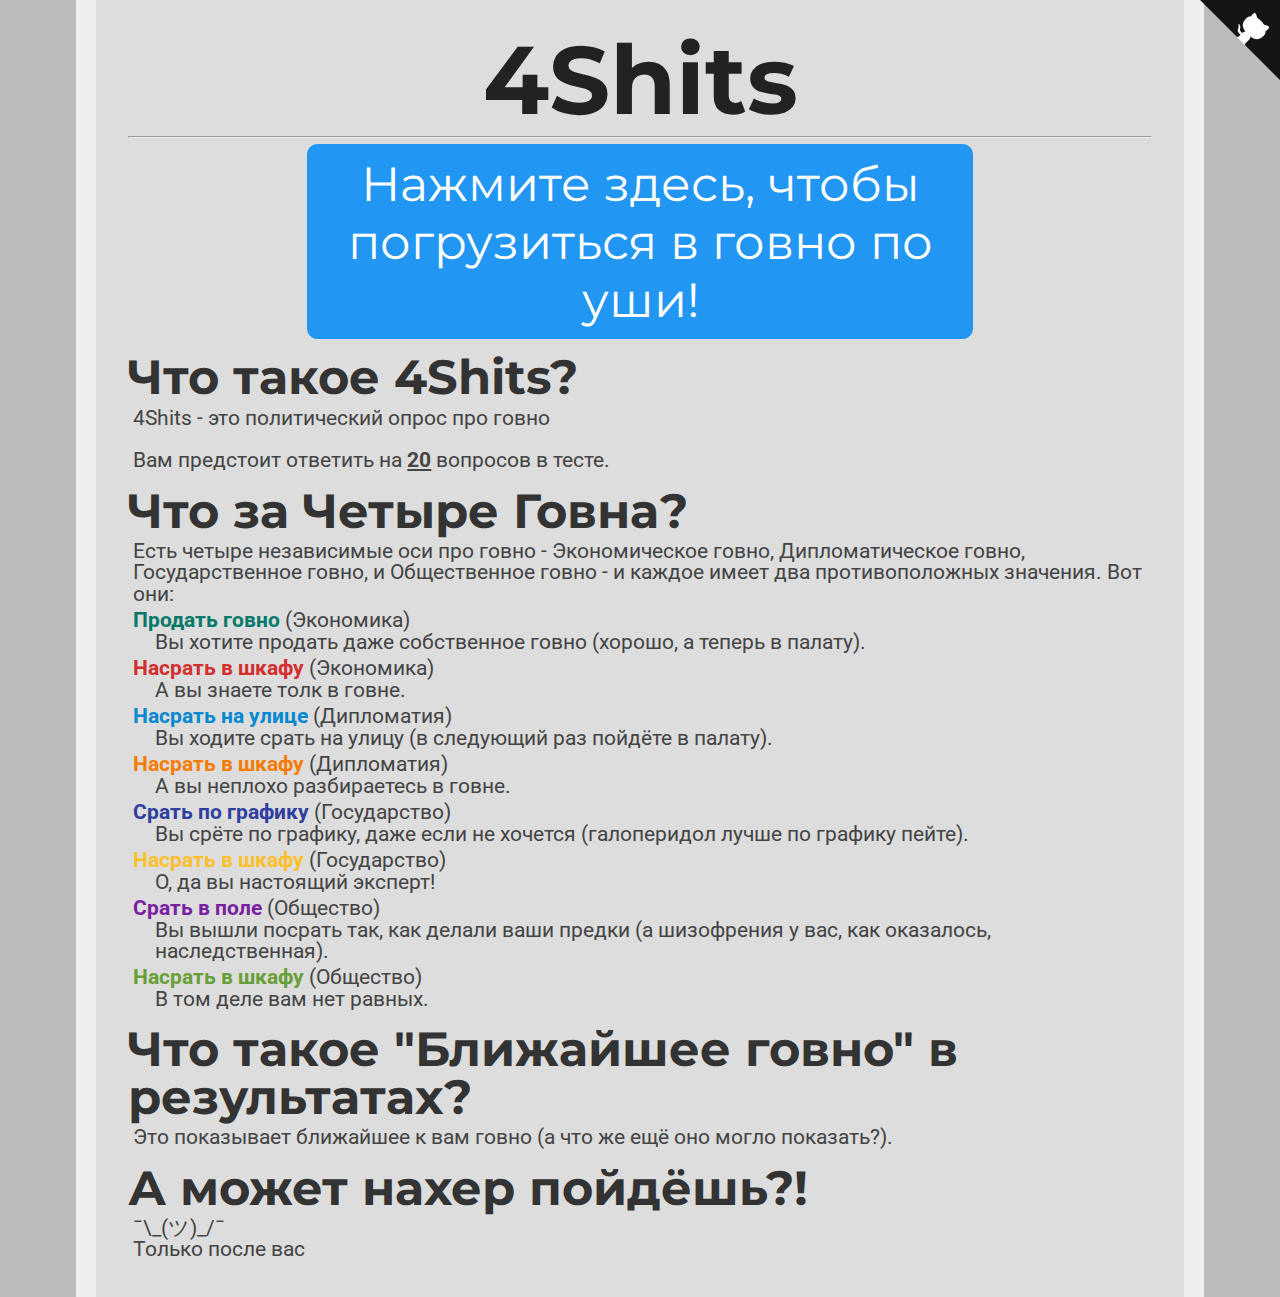
<file: index.html>
<head>
    <!-- Global site tag (gtag.js) - Google Analytics -->
    <script async src="https://www.googletagmanager.com/gtag/js?id=G-C7XG14TFGZ"></script>
    <script>
        window.dataLayer = window.dataLayer || [];
        function gtag(){dataLayer.push(arguments);}
        gtag('js', new Date());

        gtag('config', 'G-C7XG14TFGZ');
    </script>
    <link href="https://fonts.googleapis.com/css?family=Montserrat:300,400,700|Roboto:400,700" rel="stylesheet">
    <link href='style.css' rel='stylesheet' type='text/css'>
    <title>4Shits</title>
    <link rel="icon" type="x-icon" href="icon.png">
    <link rel="shortcut icon" type="x-icon" href="icon.png">
    <meta charset="utf-8">
</head>
<body>
<a href="https://github.com/4shits/4shits.github.io" class="github-corner" aria-label="View source on Github">
    <svg width="80" height="80" viewBox="0 0 250 250"
         style="fill:#151513; color:#fff; position: absolute; top: 0; border: 0; right: 0;" aria-hidden="true">
        <path d="M0,0 L115,115 L130,115 L142,142 L250,250 L250,0 Z"></path>
        <path d="M128.3,109.0 C113.8,99.7 119.0,89.6 119.0,89.6 C122.0,82.7 120.5,78.6 120.5,78.6 C119.2,72.0 123.4,76.3 123.4,76.3 C127.3,80.9 125.5,87.3 125.5,87.3 C122.9,97.6 130.6,101.9 134.4,103.2"
              fill="currentColor" style="transform-origin: 130px 106px;" class="octo-arm"></path>
        <path d="M115.0,115.0 C114.9,115.1 118.7,116.5 119.8,115.4 L133.7,101.6 C136.9,99.2 139.9,98.4 142.2,98.6 C133.8,88.0 127.5,74.4 143.8,58.0 C148.5,53.4 154.0,51.2 159.7,51.0 C160.3,49.4 163.2,43.6 171.4,40.1 C171.4,40.1 176.1,42.5 178.8,56.2 C183.1,58.6 187.2,61.8 190.9,65.4 C194.5,69.0 197.7,73.2 200.1,77.6 C213.8,80.2 216.3,84.9 216.3,84.9 C212.7,93.1 206.9,96.0 205.4,96.6 C205.1,102.4 203.0,107.8 198.3,112.5 C181.9,128.9 168.3,122.5 157.7,114.1 C157.9,116.9 156.7,120.9 152.7,124.9 L141.0,136.5 C139.8,137.7 141.6,141.9 141.8,141.8 Z"
              fill="currentColor" class="octo-body"></path>
    </svg>
</a>
<style>
    .github-corner:hover .octo-arm {
        animation: octocat-wave 560ms ease-in-out
    }

    @keyframes octocat-wave {
        0%, 100% {
            transform: rotate(0)
        }
        20%, 60% {
            transform: rotate(-25deg)
        }
        40%, 80% {
            transform: rotate(10deg)
        }
    }

    @media (max-width: 500px) {
        .github-corner:hover .octo-arm {
            animation: none
        }

        .github-corner .octo-arm {
            animation: octocat-wave 560ms ease-in-out
        }
    }
</style>
<h1>4Shits</h1>
<hr>
<button class="button" onclick="location.href='instructions.html';" style="font-size:36pt;">
    Нажмите здесь, чтобы погрузиться в говно по уши!
</button>
<!--<img src="values.svg" class="center"  alt="Values"/>-->

<h2>Что такое 4Shits?</h2>
<p>
    4Shits - это политический опрос про говно
    <br/>
    <br/>
    Вам предстоит ответить на <b><u><span id="numOfQuestions"></span></u></b> вопросов в тесте.</p>

<h2>Что за Четыре Говна?</h2>
<p>Есть четыре независимые оси про говно - Экономическое говно, Дипломатическое говно,
    Государственное говно, и Общественное говно - и каждое имеет два противоположных значения. Вот они:</p>
<p class="value-description"><b style="color:#00796b;">Продать говно</b> (Экономика)<br/>
    Вы хотите продать даже собственное говно (хорошо, а теперь в палату).</p>
<p class="value-description"><b style="color:#d32f2f;">Насрать в шкафу</b> (Экономика)<br/>
    А вы знаете толк в говне.</p>
<p class="value-description"><b style="color:#0288d1;">Насрать на улице</b> (Дипломатия)<br/>
    Вы ходите срать на улицу (в следующий раз пойдёте в палату).</p>
<p class="value-description"><b style="color:#f57c00;">Насрать в шкафу</b> (Дипломатия)<br/>
    А вы неплохо разбираетесь в говне.</p>
<p class="value-description"><b style="color:#303f9f;">Срать по графику</b> (Государство)<br/>
    Вы срёте по графику, даже если не хочется (галоперидол лучше по графику пейте).</p>
<p class="value-description"><b style="color:#fbc02d;">Насрать в шкафу</b> (Государство)<br/>
    О, да вы настоящий эксперт!</p>
<p class="value-description"><b style="color:#7b1fa2;">Срать в поле</b> (Общество)<br/>
    Вы вышли посрать так, как делали ваши предки (а шизофрения у вас, как оказалось, наследственная).</p>
<p class="value-description"><b style="color:#689f38;">Насрать в шкафу</b> (Общество)<br/>
    В том деле вам нет равных.</p>
<h2>Что такое "Ближайшее говно" в результатах?</h2>
<p>Это показывает ближайшее к вам говно (а что же ещё оно могло показать?).</p>
<h2>А может нахер пойдёшь?!</h2>
<p>¯\_(ツ)_/¯<br/>
    Только после вас</p>

<!-- This is the script for the page itself -->
<script type="application/javascript" src="questions.js"></script>
<script type="text/javascript">
    document.getElementById("numOfQuestions").innerHTML = questions.length;
</script>
</body>
</file>
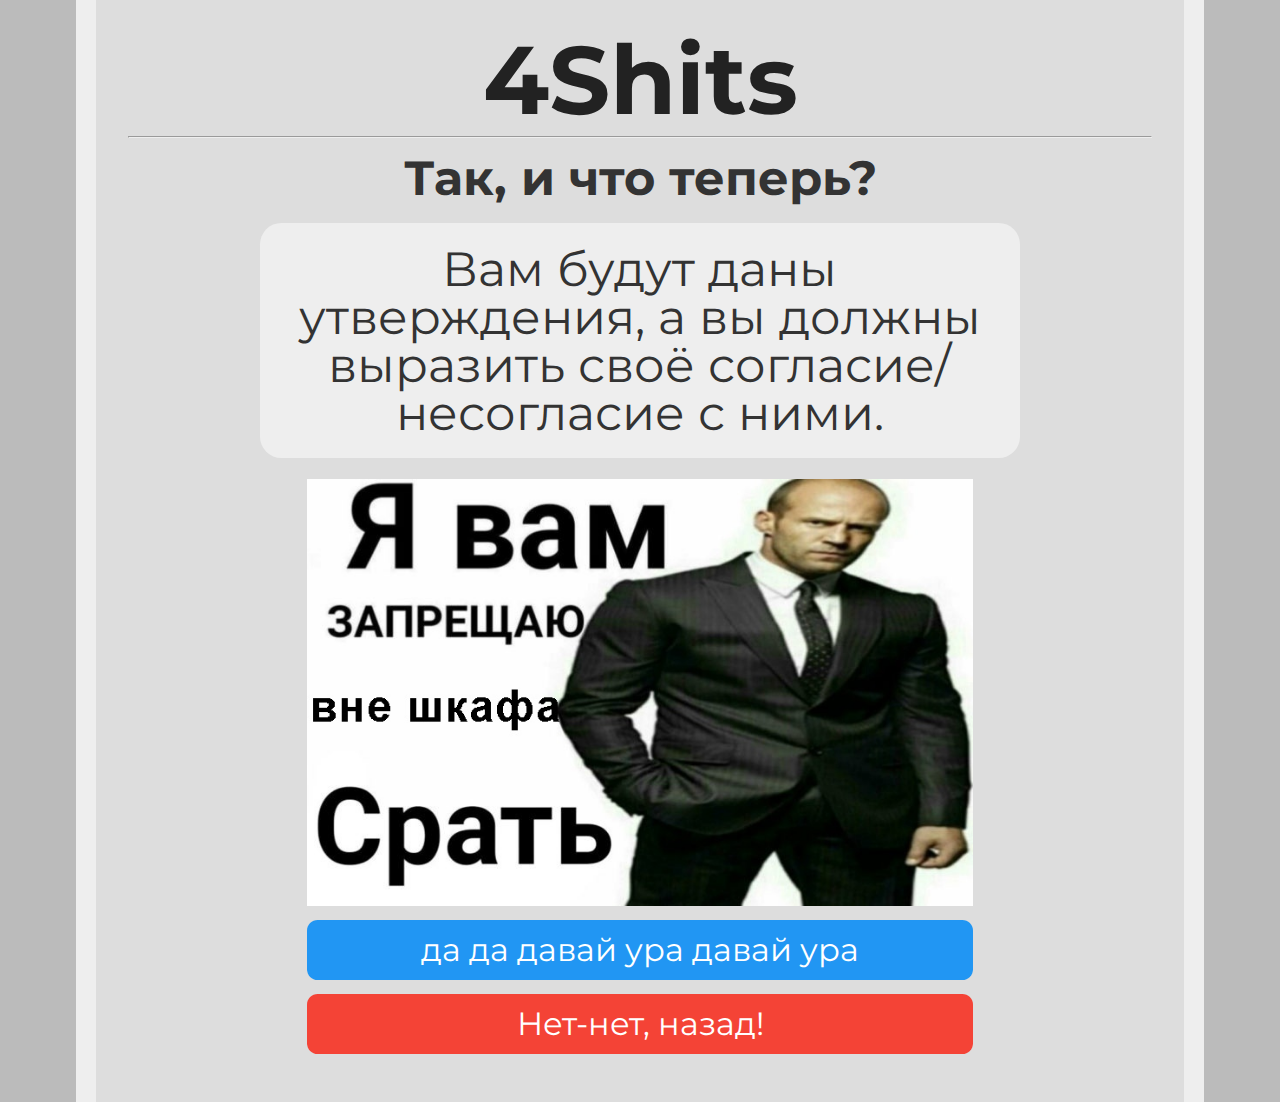
<file: instructions.html>
<head>
    <!-- Global site tag (gtag.js) - Google Analytics -->
    <script async src="https://www.googletagmanager.com/gtag/js?id=G-C7XG14TFGZ"></script>
    <script>
        window.dataLayer = window.dataLayer || [];
        function gtag(){dataLayer.push(arguments);}
        gtag('js', new Date());

        gtag('config', 'G-C7XG14TFGZ');
    </script>
    <link href="https://fonts.googleapis.com/css?family=Montserrat:300,400,700|Roboto:400,700" rel="stylesheet">
    <link href='style.css' rel='stylesheet' type='text/css'>
    <title>4Shits опрос</title>
    <link rel="icon" type="x-icon" href="icon.png">
    <link rel="shortcut icon" type="x-icon" href="icon.png">
    <meta charset="utf-8">
</head>
<body>

<h1>4Shits</h1>
<hr>
<h2 style="text-align:center;">Так, и что теперь?</h2>
<p class="question">
    Вам будут даны утверждения, а вы должны выразить своё согласие/несогласие с ними.
</p>

<img src="value_images/shit_shkaf.jpg" class="center" />

<button class="button" onclick="location.href='quiz.html';">да да давай ура давай ура</button>
<br>
<button class="button disagree" onclick="location.href='index.html';">Нет-нет, назад!</button>
<br>
</body>
</file>
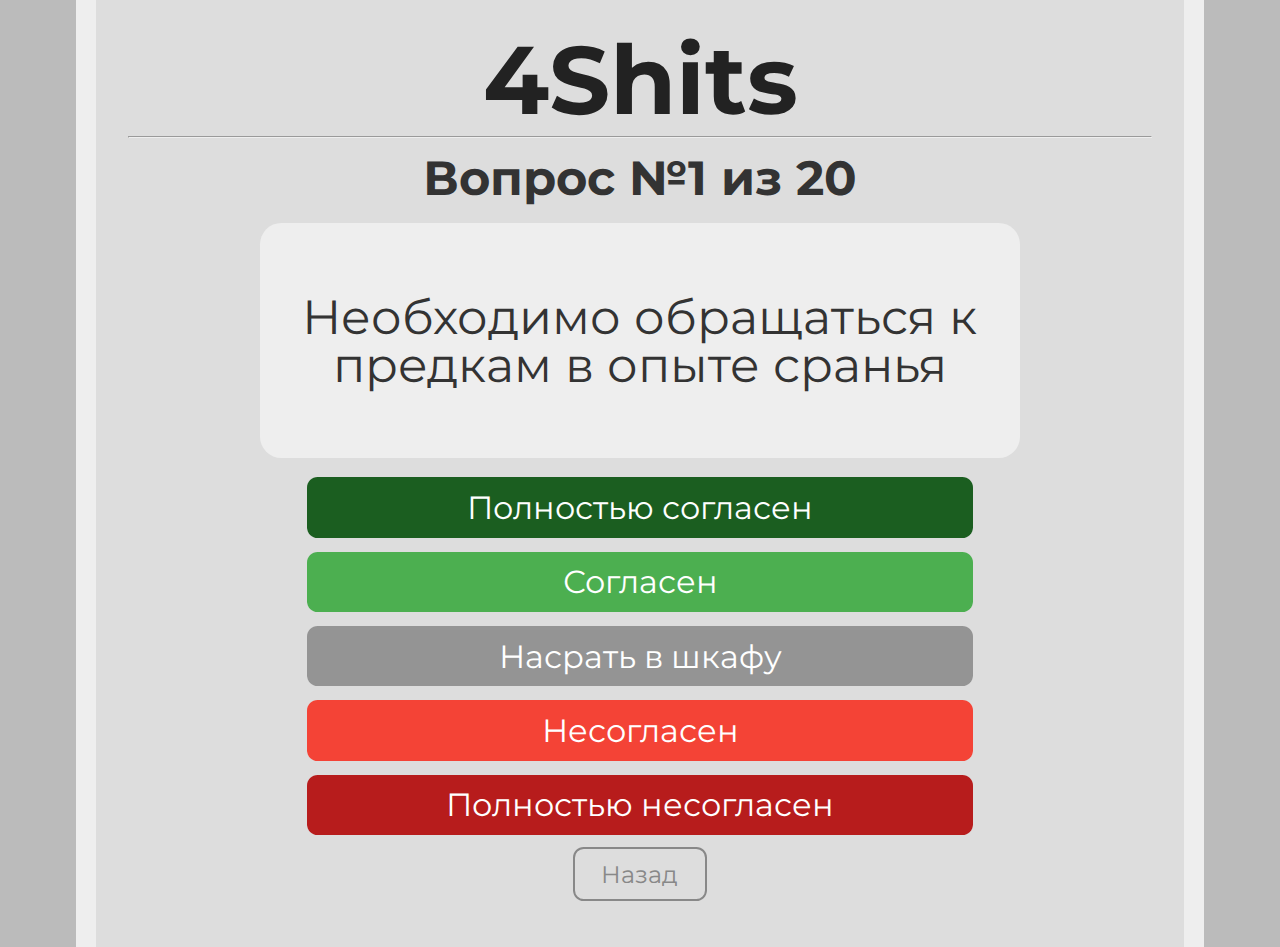
<file: quiz.html>
<head>
    <!-- Global site tag (gtag.js) - Google Analytics -->
    <script async src="https://www.googletagmanager.com/gtag/js?id=G-C7XG14TFGZ"></script>
    <script>
        window.dataLayer = window.dataLayer || [];
        function gtag(){dataLayer.push(arguments);}
        gtag('js', new Date());

        gtag('config', 'G-C7XG14TFGZ');
    </script>
    <link href="https://fonts.googleapis.com/css?family=Montserrat:300,400,700|Roboto:400,700" rel="stylesheet">
    <link href='style.css' rel='stylesheet' type='text/css'>
    <title>4shits Опрос</title>
    <link rel="icon" type="x-icon" href="icon.png">
    <link rel="shortcut icon" type="x-icon" href="icon.png">
    <meta charset="utf-8">
</head>
<body>
<script type="application/javascript" src="questions.js"></script>
<h1>4Shits</h1>
<hr>
<h2 style="text-align:center;" id="question-number">Загрузка...</h2>
<p class="question" id="question-text"></p>
<button class="button stronglyAgree" onclick="next_question( 1.0)">Полностью согласен</button>
<br>
<button class="button agree" onclick="next_question( 0.5)">Согласен</button>
<br>
<button class="button neutral" onclick="next_question( 0.0)">Насрать в шкафу</button>
<br>
<button class="button disagree" onclick="next_question(-0.5)">Несогласен</button>
<br>
<button class="button stronglyDisagree" onclick="next_question(-1.0)">Полностью несогласен</button>
<br>
<button class="small_button" onclick="prev_question()" id="back_button">Назад</button>
<button class="small_button_off" id="back_button_off">Назад</button>
<br>

<!-- JavaScript for the test itself -->
<script>
    var max_econ, max_dipl, max_govt, max_scty; // Max possible scores
    max_econ = max_dipl = max_govt = max_scty = 0;
    let econ_array = new Array(questions.length);
    let dipl_array = new Array(questions.length);
    let govt_array = new Array(questions.length);
    let scty_array = new Array(questions.length);
    var qn = 0; // Question number
    init_question();
    for (var i = 0; i < questions.length; i++) {
        max_econ += Math.abs(questions[i].effect.econ)
        max_dipl += Math.abs(questions[i].effect.dipl)
        max_govt += Math.abs(questions[i].effect.govt)
        max_scty += Math.abs(questions[i].effect.scty)
    }

    function init_question() {
        document.getElementById("question-text").innerHTML = questions[qn].question;
        document.getElementById("question-number").innerHTML = "Вопрос №" + (qn + 1) + " из " + (questions.length);
        if (qn == 0) {
            document.getElementById("back_button").style.display = 'none';
            document.getElementById("back_button_off").style.display = 'block';
        } else {
            document.getElementById("back_button").style.display = 'block';
            document.getElementById("back_button_off").style.display = 'none';
        }

    }

    function next_question(mult) {
        econ_array[qn] = mult * questions[qn].effect.econ
        dipl_array[qn] = mult * questions[qn].effect.dipl
        govt_array[qn] = mult * questions[qn].effect.govt
        scty_array[qn] = mult * questions[qn].effect.scty
        qn++;
        if (qn < questions.length) {
            init_question();
        } else {
            results();
        }
    }

    function prev_question() {
        if (qn == 0) {
            return;
        }
        qn--;
        init_question();
    }

    function calc_score(score, max) {
        return (100 * (max + score) / (2 * max)).toFixed(1)
    }

    function results() {
        let final_econ = econ_array.reduce((a, b) => a + b, 0)
        let final_dipl = dipl_array.reduce((a, b) => a + b, 0)
        let final_govt = govt_array.reduce((a, b) => a + b, 0)
        let final_scty = scty_array.reduce((a, b) => a + b, 0)
        location.href = `results.html`
            + `?e=${calc_score(final_econ, max_econ)}`
            + `&d=${calc_score(final_dipl, max_dipl)}`
            + `&g=${calc_score(final_govt, max_govt)}`
            + `&s=${calc_score(final_scty, max_scty)}`
    }
</script>
</body>
</file>
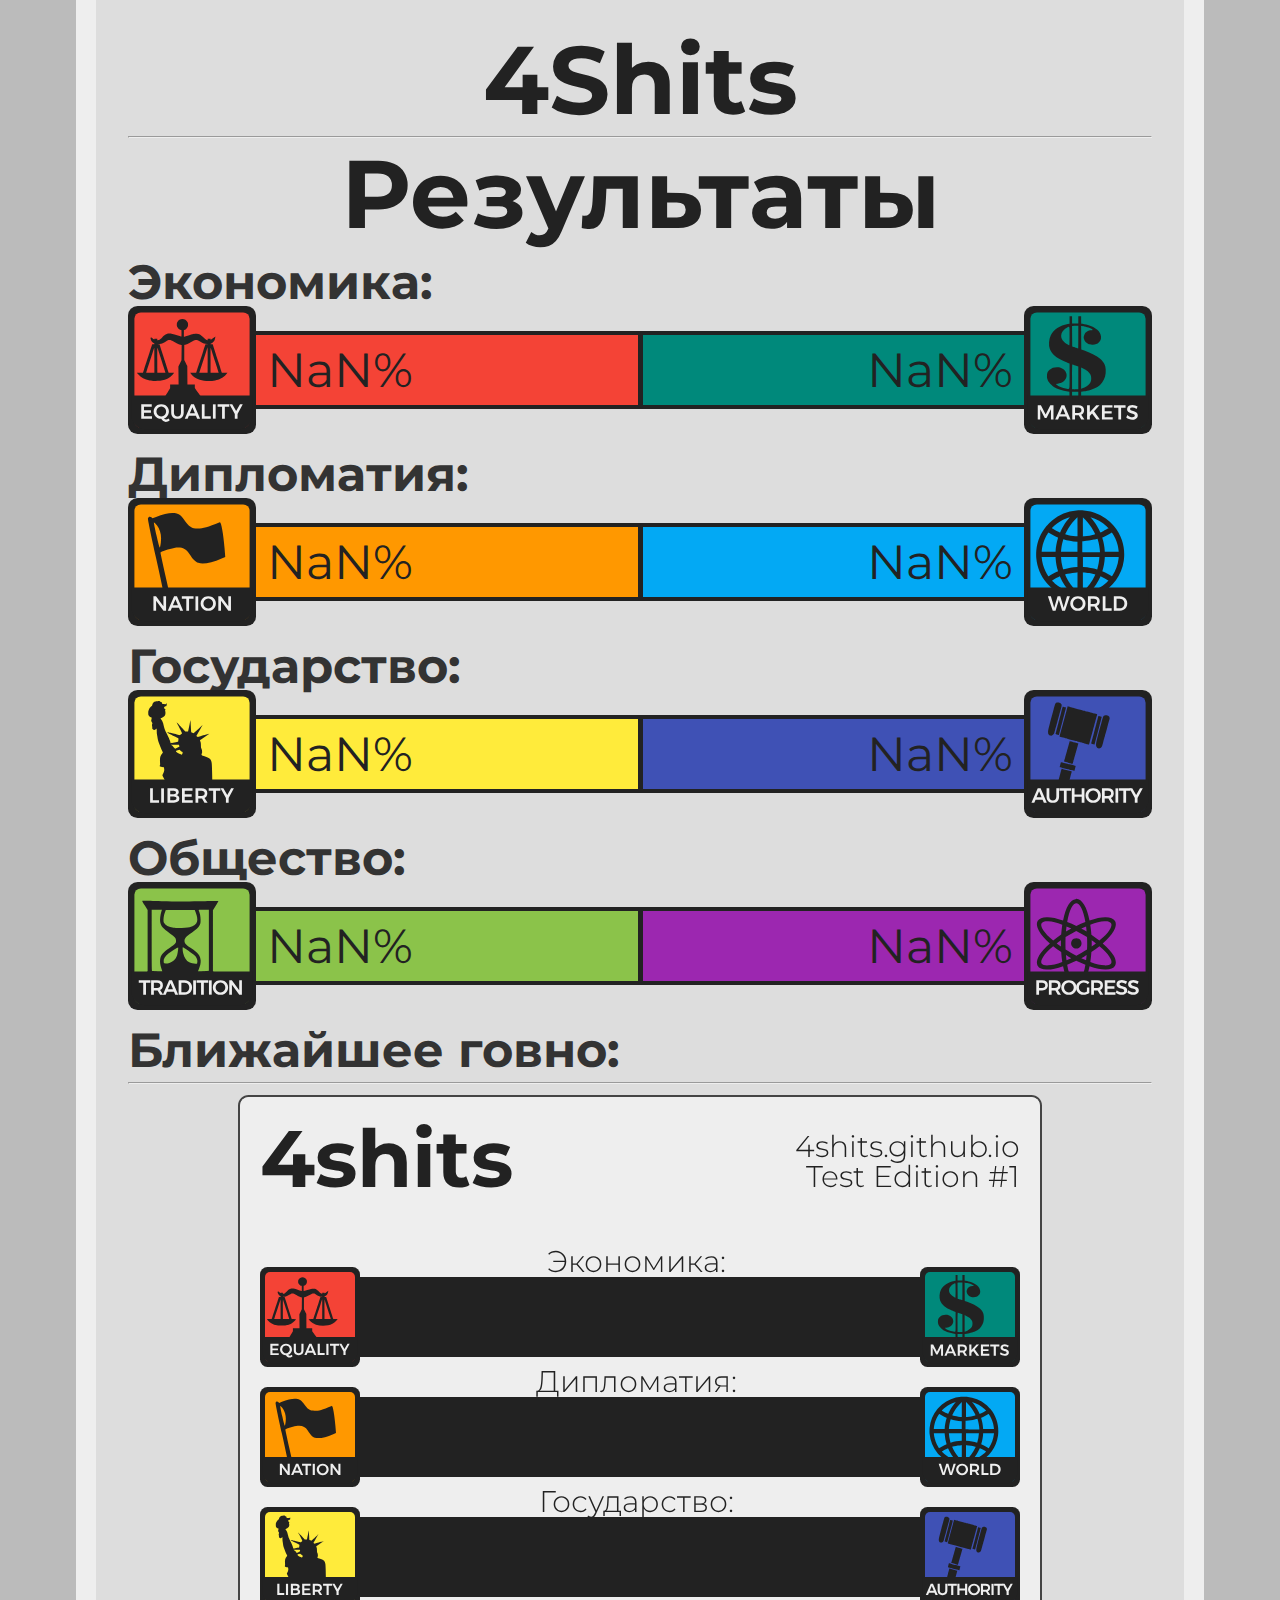
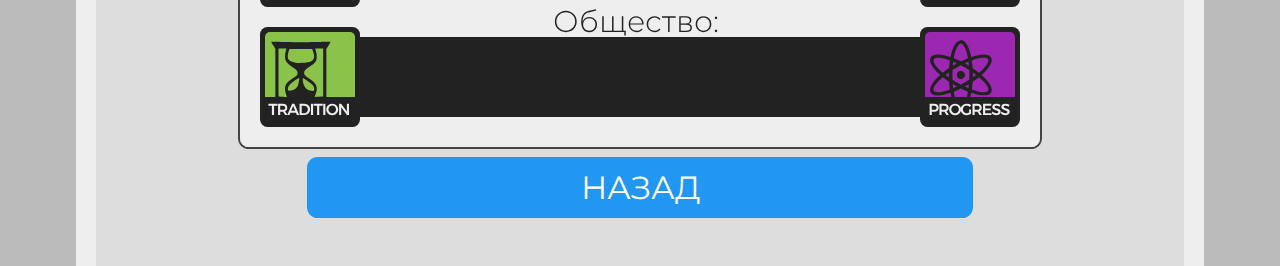
<file: results.html>
<head>
    <!-- Global site tag (gtag.js) - Google Analytics -->
    <script async src="https://www.googletagmanager.com/gtag/js?id=G-C7XG14TFGZ"></script>
    <script>
        window.dataLayer = window.dataLayer || [];
        function gtag(){dataLayer.push(arguments);}
        gtag('js', new Date());

        gtag('config', 'G-C7XG14TFGZ');
    </script>
    <link href="https://fonts.googleapis.com/css?family=Montserrat:300,400,700|Roboto:400,700" rel="stylesheet">
    <link href='style.css' rel='stylesheet' type='text/css'>
    <title>4Shits результаты</title>
    <link rel="icon" type="x-icon" href="icon.png">
    <link rel="shortcut icon" type="x-icon" href="icon.png">
    <meta charset="utf-8">
    <script>
        version = "Test Edition #1" //Remember to update this before making changes to the test itself!
    </script>
</head>
<script type="application/javascript"
        src="ideologies.js">
</script>

<body>
<h1>4Shits</h1>
<hr>

<h1>Результаты</h1>

<h2>Экономика: <span class="weight-300" id="economic-label"></span></h2>
<div class="axis">
    <img id="img-equality" src="value_images/equality.svg" height="128pt"/>
    <div class="bar equality" id="bar-equality">
        <div class="text-wrapper" id="equality"></div>
    </div>
    <div class="bar wealth" id="bar-wealth">
        <div class="text-wrapper" id="wealth"></div>
    </div>
    <img id="img-wealth" src="value_images/wealth.svg" height="128pt"/>
</div>
<h2>Дипломатия: <span class="weight-300" id="diplomatic-label"></span></h2>
<div class="axis">
    <img id="img-might" src="value_images/might.svg" height="128pt"/>
    <div class="bar might" id="bar-might">
        <div class="text-wrapper" id="might"></div>
    </div>
    <div class="bar peace" id="bar-peace">
        <div class="text-wrapper" id="peace"></div>
    </div>
    <img id="img-peace" src="value_images/peace.svg" height="128pt"/>
</div>
<h2>Государство: <span class="weight-300" id="state-label"></span></h2>
<div class="axis">
    <img id="img-liberty" src="value_images/liberty.svg" height="128pt"/>
    <div class="bar liberty" id="bar-liberty">
        <div class="text-wrapper" id="liberty"></div>
    </div>
    <div class="bar authority" id="bar-authority">
        <div class="text-wrapper" id="authority"></div>
    </div>
    <img id="img-authority" src="value_images/authority.svg" height="128pt"/>
</div>
<h2>Общество: <span class="weight-300" id="society-label"></span></h2>
<div class="axis">
    <img id="img-tradition" src="value_images/tradition.svg" height="128pt"/>
    <div class="bar tradition" id="bar-tradition">
        <div class="text-wrapper" id="tradition"></div>
    </div>
    <div class="bar progress" id="bar-progress">
        <div class="text-wrapper" id="progress"></div>
    </div>
    <img id="img-progress" src="value_images/progress.svg" height="128pt"/>
</div>
<h2>Ближайшее говно: <span class="weight-300" id="ideology-label"></span></h2>
<hr/>
<img src="" id="banner">
<button class="button" onclick="location.href='index.html';">НАЗАД</button>
<br>

<script>
    function getQueryVariable(variable) {
        var query = window.location.search.substring(1)
        var vars = query.split("&")
        for (var i = 0; i < vars.length; i++) {
            var pair = vars[i].split("=")
            if (pair[0] == variable) {
                return pair[1]
            }
        }
        return (NaN);
    }

    function setBarValue(name, value) {
        innerel = document.getElementById(name)
        outerel = document.getElementById("bar-" + name)
        outerel.style.width = (value + "%")
        innerel.innerHTML = (value + "%")
        if (innerel.offsetWidth + 20 > outerel.offsetWidth) {
            innerel.style.visibility = "hidden"
        }
    }

    econArray = ["Говнокоммунизм", "Социоговнизм", "Социоговнизм", "Говноцентризм", "Говнорынок", "Говнокапитализм", "Говноанкап"]
    diplArray = ["Говнополитизм", "Интерговнизм", "Мирная копрофилия", "Говноцентризм", "Говнотриотизм", "Говнационализм", "Говношовинизм"]
    govtArray = ["Говноанархизм", "Говнотарианство", "Говнолиберализм", "Говноцентризм", "Говноэтатист", "Авторитарный говнаризм", "Тоталитарный говнаризм"]
    sctyArray = ["Говнореволюционер", "Говнопрогрессивист", "Говнопрогрессивист", "Говноцентризм", "Говнотрадиционалист", "Говнотрадиционалист", "Говнореакционер"]

    function setLabel(val, ary) {
        if (val > 100) {
            return ""
        } else if (val > 90) {
            return ary[0]
        } else if (val > 75) {
            return ary[1]
        } else if (val > 60) {
            return ary[2]
        } else if (val >= 40) {
            return ary[3]
        } else if (val >= 25) {
            return ary[4]
        } else if (val >= 10) {
            return ary[5]
        } else if (val >= 0) {
            return ary[6]
        } else {
            return ""
        }
    }

    equality = getQueryVariable("e")
    peace = getQueryVariable("d")
    liberty = getQueryVariable("g")
    progress = getQueryVariable("s")
    wealth = (100 - equality).toFixed(1)
    might = (100 - peace).toFixed(1)
    authority = (100 - liberty).toFixed(1)
    tradition = (100 - progress).toFixed(1)

    setBarValue("equality", equality)
    setBarValue("wealth", wealth)
    setBarValue("peace", peace)
    setBarValue("might", might)
    setBarValue("liberty", liberty)
    setBarValue("authority", authority)
    setBarValue("progress", progress)
    setBarValue("tradition", tradition)

    document.getElementById("economic-label").innerHTML = setLabel(equality, econArray)
    document.getElementById("diplomatic-label").innerHTML = setLabel(peace, diplArray)
    document.getElementById("state-label").innerHTML = setLabel(liberty, govtArray)
    document.getElementById("society-label").innerHTML = setLabel(progress, sctyArray)

    ideology = ""
    ideodist = Infinity
    for (var i = 0; i < ideologies.length; i++) {
        dist = 0
        dist += Math.pow(Math.abs(ideologies[i].stats.econ - equality), 2)
        dist += Math.pow(Math.abs(ideologies[i].stats.govt - liberty), 2)
        dist += Math.pow(Math.abs(ideologies[i].stats.dipl - peace), 1.73856063)
        dist += Math.pow(Math.abs(ideologies[i].stats.scty - progress), 1.73856063)
        if (dist < ideodist) {
            ideology = ideologies[i].name
            ideodist = dist
        }
    }
    document.getElementById("ideology-label").innerHTML = ideology

    function createImage(src, x, y, w, h) {
        img = new Image()
        img.src = src
        img.onLoad = function () {
            ctx.drawImage(img, x, y, w, h)
        }
    }

    window.onload = function () {
        var c = document.createElement("canvas")
        var ctx = c.getContext("2d")
        c.width = 800;
        c.height = 650;
        ctx.fillStyle = "#EEEEEE"
        ctx.fillRect(0, 0, 800, 650);

        img = document.getElementById("img-equality")
        ctx.drawImage(img, 20, 170, 100, 100);
        img = document.getElementById("img-wealth")
        ctx.drawImage(img, 680, 170, 100, 100)
        img = document.getElementById("img-might")
        ctx.drawImage(img, 20, 290, 100, 100)
        img = document.getElementById("img-peace")
        ctx.drawImage(img, 680, 290, 100, 100)
        img = document.getElementById("img-liberty")
        ctx.drawImage(img, 20, 410, 100, 100)
        img = document.getElementById("img-authority")
        ctx.drawImage(img, 680, 410, 100, 100)
        img = document.getElementById("img-tradition")
        ctx.drawImage(img, 20, 530, 100, 100)
        img = document.getElementById("img-progress")
        ctx.drawImage(img, 680, 530, 100, 100)

        ctx.fillStyle = "#222222"
        ctx.fillRect(120, 180, 560, 80)
        ctx.fillRect(120, 300, 560, 80)
        ctx.fillRect(120, 420, 560, 80)
        ctx.fillRect(120, 540, 560, 80)
        ctx.fillStyle = "#f44336"
        ctx.fillRect(120, 184, 5.6 * equality - 2, 72)
        ctx.fillStyle = "#00897b"
        ctx.fillRect(682 - 5.6 * wealth, 184, 5.6 * wealth - 2, 72)
        ctx.fillStyle = "#ff9800"
        ctx.fillRect(120, 304, 5.6 * might - 2, 72)
        ctx.fillStyle = "#03a9f4"
        ctx.fillRect(682 - 5.6 * peace, 304, 5.6 * peace - 2, 72)
        ctx.fillStyle = "#ffeb3b"
        ctx.fillRect(120, 424, 5.6 * liberty - 2, 72)
        ctx.fillStyle = "#3f51b5"
        ctx.fillRect(682 - 5.6 * authority, 424, 5.6 * authority - 2, 72)
        ctx.fillStyle = "#8bc34a"
        ctx.fillRect(120, 544, 5.6 * tradition - 2, 72)
        ctx.fillStyle = "#9c27b0"
        ctx.fillRect(682 - 5.6 * progress, 544, 5.6 * progress - 2, 72)
        ctx.fillStyle = "#222222"
        ctx.font = "700 80px Montserrat"
        ctx.textAlign = "left"
        ctx.fillText("4shits", 20, 90)
        ctx.font = "50px Montserrat"
        ctx.fillText(ideology, 20, 140)

        ctx.textAlign = "left"
        if (equality > 30) {
            ctx.fillText(equality + "%", 130, 237.5)
        }
        if (might > 30) {
            ctx.fillText(might + "%", 130, 357.5)
        }
        if (liberty > 30) {
            ctx.fillText(liberty + "%", 130, 477.5)
        }
        if (tradition > 30) {
            ctx.fillText(tradition + "%", 130, 597.5)
        }
        ctx.textAlign = "right"
        if (wealth > 30) {
            ctx.fillText(wealth + "%", 670, 237.5)
        }
        if (peace > 30) {
            ctx.fillText(peace + "%", 670, 357.5)
        }
        if (authority > 30) {
            ctx.fillText(authority + "%", 670, 477.5)
        }
        if (progress > 30) {
            ctx.fillText(progress + "%", 670, 597.5)
        }

        ctx.font = "300 30px Montserrat"
        ctx.fillText("4shits.github.io", 780, 60)
        ctx.fillText(version, 780, 90)
        ctx.textAlign = "center"
        ctx.fillText("Экономика: " + document.getElementById("economic-label").innerHTML, 400, 175)
        ctx.fillText("Дипломатия: " + document.getElementById("diplomatic-label").innerHTML, 400, 295)
        ctx.fillText("Государство: " + document.getElementById("state-label").innerHTML, 400, 415)
        ctx.fillText("Общество: " + document.getElementById("society-label").innerHTML, 400, 535)

        document.getElementById("banner").src = c.toDataURL();
    }
</script>
</body>
</file>
<file: style.css>
html {
    background-color: #bbbbbb;
    padding: 0px;
}

body {
    width: 80%;
    min-height: calc(100vh - 4em);
    margin: 0 auto;
    padding: 2em;
    background-color: #dddddd;
    border-color: #eeeeee;
    border-left-style: solid;
    border-right-style: solid;
    border-width: 20px;
}

p {
    color: #444444;
    font-family: 'Roboto', sans-serif;
    font-size: 16pt;
    line-height: 1;
    margin: 4pt;
}

p.value-description {
    text-indent: -16pt;
    margin-left: 20pt;
}

p.question {
    margin: 16pt auto;
    color: #333333;
    font-family: 'Montserrat', sans-serif;
    font-weight: normal;
    width: 70%;
    min-width: 500pt;
    min-height: 144pt;
    background-color: #eeeeee;
    padding: 16pt;
    border-radius: 16pt;
    font-size: 36pt;
    display: flex;
    justify-content: center;
    align-items: center;
    text-align: center;
    flex-direction: column;
}

h1 {
    color: #222222;
    font-family: 'Montserrat', sans-serif;
    font-size: 72pt;
    text-align: center;
    line-height: 72pt;
    margin-top: 0pt;
    margin-bottom: 0pt;
}

h2 {
    color: #333333;
    font-family: 'Montserrat', sans-serif;
    font-size: 36pt;
    line-height: 36pt;
    margin-top: 12pt;
    margin-bottom: 0pt;
}

li {
    font-size: 16pt;
    text-indent: 16pt;
}

a {
    font-family: inherit;
}

img.center {
    display: block;
    margin: 1em auto;
    width: 50%;
    min-width: 500pt;
}

.button {
    background-color: #2196f3;
    font-family: 'Montserrat', sans-serif;
    border: none;
    border-radius: 8pt;
    color: white;
    padding: 8pt;
    width: 50%;
    min-width: 500pt;
    text-align: center;
    text-decoration: none;
    display: block;
    font-size: 24pt;
    margin: -2px auto;
    cursor: pointer;
}

.button:hover, .button:focus {
    background: #1687e0;
}

.stronglyAgree {
    background: #1b5e20;
}

.stronglyAgree:hover, .stronglyAgree:focus {
    background: #154a19;
}

.agree {
    background: #4caf50;
}

.agree:hover, .agree:focus {
    background: #29942e;
}

.neutral {
    background: #949494;
}

.neutral:hover, .neutral:focus {
    background: #656565;
}

.disagree {
    background: #f44336;
}

.disagree:hover, .disagree:focus {
    background: #d6271a;
}

.stronglyDisagree {
    background: #b71c1c;
}

.stronglyDisagree:hover, .stronglyDisagree:focus {
    background: #a00e0e;
}

.small_button, .small_button_off {
    background-color: #333;
    font-family: 'Montserrat', sans-serif;
    border: none;
    border-radius: 8pt;
    color: white;
    padding: 8pt;
    width: 10%;
    min-width: 100pt;
    text-align: center;
    text-decoration: none;
    display: block;
    font-size: 18pt;
    margin: -2px auto;
    cursor: pointer;
}

.small_button:hover, .small_button:focus {
    background: #222;
}

.small_button_off {
    background-color: #ddd;
    color: #888;
    border: 2px solid #888;
    cursor: not-allowed;
    margin: -4px auto;
}

div.axis {
    width: 100%;
    display: flex;
    align-items: center;
    justify-content: center;
}

div.bar {
    height: 36pt;
    line-height: 36pt;
    padding: 8pt;
    margin-top: 4pt;
    margin-bottom: 4pt;
    border-width: 4px;
    border-right-width: 1px;
    border-top-style: solid;
    border-bottom-style: solid;
    border-color: #222222;
    background-color: #eeeeee;
    display: block;
    width: 50%;
}

div.text-wrapper {
    font-family: 'Montserrat', sans-serif;
    font-size: 36pt;
    line-height: 36pt;
    color: #222222;
    display: inline-block;
}

div.equality {
    background-color: #f44336;
    text-align: left;
    border-right-style: solid;
}

div.wealth {
    background-color: #00897b;
    text-align: right;
    border-left-style: solid;
}

div.liberty {
    background-color: #ffeb3b;
    text-align: left;
    border-right-style: solid;
}

div.authority {
    background-color: #3f51b5;
    text-align: right;
    border-left-style: solid;
}

div.peace {
    background-color: #03a9f4;
    text-align: right;
    border-left-style: solid;
}

div.might {
    background-color: #ff9800;
    text-align: left;
    border-right-style: solid;
}

div.progress {
    background-color: #9c27b0;
    text-align: right;
    border-left-style: solid;
}

div.tradition {
    background-color: #8bc34a;
    text-align: left;
    border-right-style: solid;
}

span.weight-300 {
    font-weight: 300;
}

#banner {
    border-color: #444444;
    border-style: solid;
    border-width: 2px;
    border-radius: 8pt;
    display: block;
    margin: 8pt;
    margin-left: auto;
    margin-right: auto;
}
</file>
